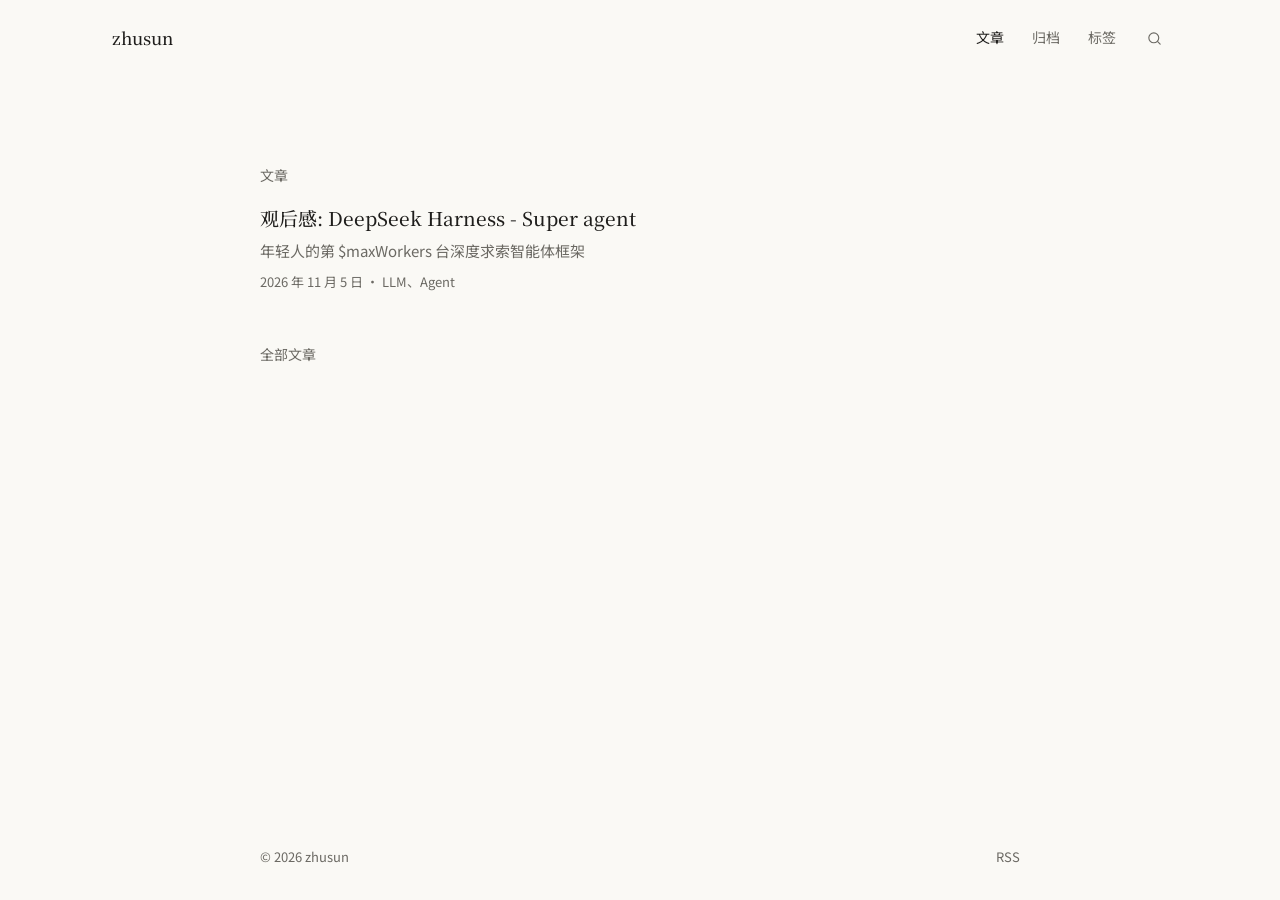
<file: index.html>
<!doctype html>
<html lang="zh-CN" data-base=""><head><meta charset="utf-8"><meta name="viewport" content="width=device-width, initial-scale=1"><title>zhusun</title><meta name="description" content=""><link rel="icon" href="/favicon.svg" type="image/svg+xml"><link rel="alternate" type="application/rss+xml" title="zhusun" href="/feed.xml"><link rel="preconnect" href="https://fonts.googleapis.com"><link rel="preconnect" href="https://fonts.gstatic.com" crossorigin=""><link rel="stylesheet" href="https://fonts.googleapis.com/css2?family=Noto+Sans+SC:wght@400;500&amp;family=Noto+Serif+SC:wght@400;500&amp;family=JetBrains+Mono&amp;display=swap"><link rel="stylesheet" href="/style.css"><script src="/search.js" defer></script></head><body><header class="site-header"><a class="site-title" href="/">zhusun</a><nav class="site-nav" aria-label="主导航"><a href="/" aria-current="page">文章</a><a href="/archive/">归档</a><a href="/tags/">标签</a><button class="icon-button" type="button" data-search-open aria-label="搜索（⌘K）"><svg width="17" height="17" viewBox="0 0 24 24" fill="none" stroke="currentColor" stroke-width="1.6" stroke-linecap="round" aria-hidden="true"><circle cx="11" cy="11" r="7"></circle><path d="M20 20l-3.5-3.5"></path></svg></button></nav></header><main><div class="column enter"><h2 class="section-label">文章</h2><div class="post-list stagger"><article class="post-item"><h3><a href="/posts/dsh/">观后感: DeepSeek Harness - Super agent</a></h3><p>年轻人的第 $maxWorkers 台深度求索智能体框架</p><p class="meta"><time datetime="2026-11-05">2026 年 11 月 5 日</time> · LLM、Agent</p></article></div><a class="more-link" href="/archive/">全部文章</a></div></main><footer class="site-footer"><span>© 2026 zhusun</span><nav aria-label="订阅和链接"><a href="/feed.xml">RSS</a></nav></footer><dialog class="search-dialog" id="search-dialog" aria-label="搜索文章"><div class="search-bar"><svg width="17" height="17" viewBox="0 0 24 24" fill="none" stroke="currentColor" stroke-width="1.6" stroke-linecap="round" aria-hidden="true"><circle cx="11" cy="11" r="7"></circle><path d="M20 20l-3.5-3.5"></path></svg><label for="search-input" class="visually-hidden">搜索关键词</label><input id="search-input" type="search" placeholder="搜索文章" autocomplete="off" spellcheck="false"><button class="icon-button search-close" type="button" data-search-close aria-label="关闭搜索">esc</button></div><ul class="search-results" role="listbox" aria-label="搜索结果"></ul><p class="search-status" role="status"></p></dialog></body></html>
</file>
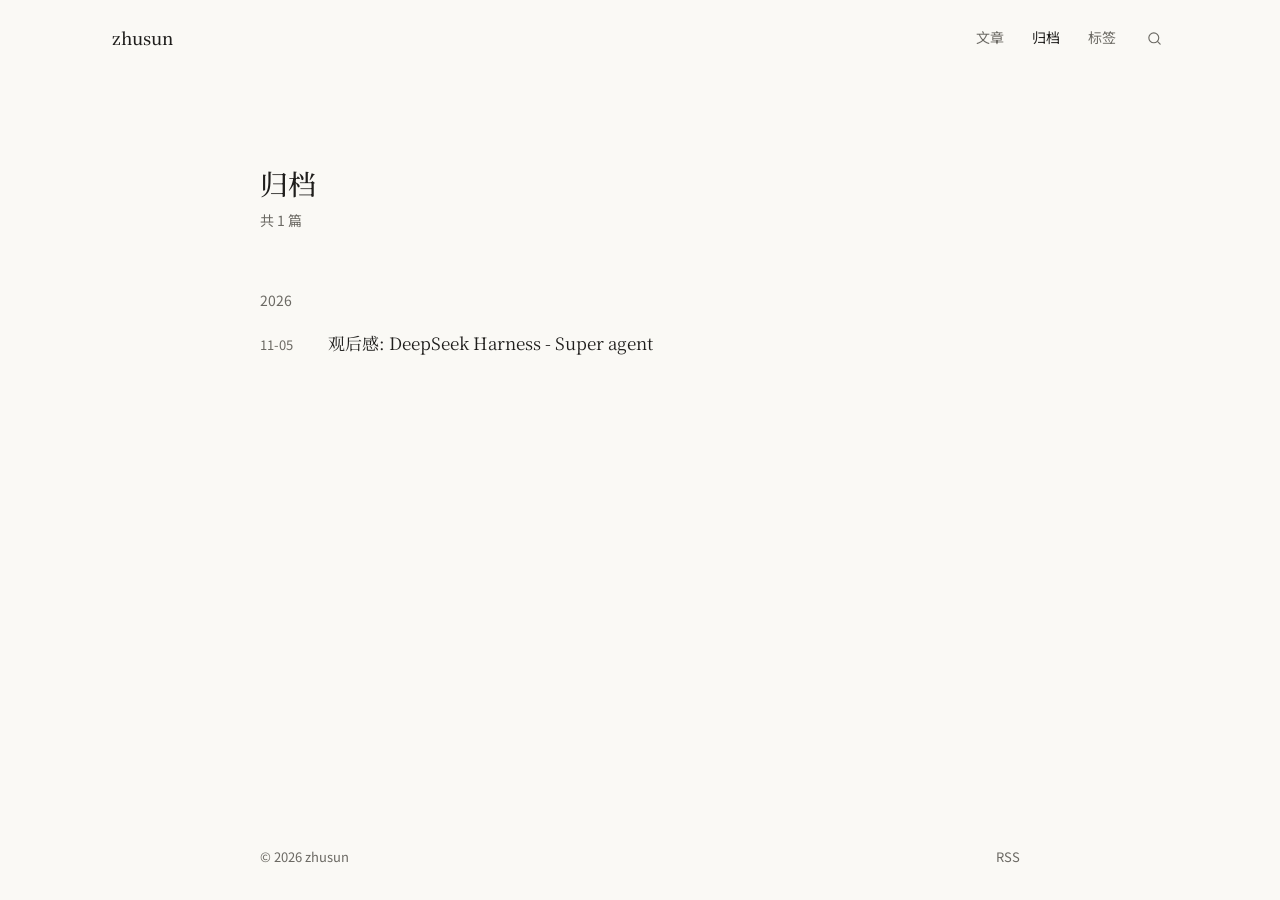
<file: archive/index.html>
<!doctype html>
<html lang="zh-CN" data-base=""><head><meta charset="utf-8"><meta name="viewport" content="width=device-width, initial-scale=1"><title>归档 · zhusun</title><meta name="description" content=""><link rel="icon" href="/favicon.svg" type="image/svg+xml"><link rel="alternate" type="application/rss+xml" title="zhusun" href="/feed.xml"><link rel="preconnect" href="https://fonts.googleapis.com"><link rel="preconnect" href="https://fonts.gstatic.com" crossorigin=""><link rel="stylesheet" href="https://fonts.googleapis.com/css2?family=Noto+Sans+SC:wght@400;500&amp;family=Noto+Serif+SC:wght@400;500&amp;family=JetBrains+Mono&amp;display=swap"><link rel="stylesheet" href="/style.css"><script src="/search.js" defer></script></head><body><header class="site-header"><a class="site-title" href="/">zhusun</a><nav class="site-nav" aria-label="主导航"><a href="/">文章</a><a href="/archive/" aria-current="page">归档</a><a href="/tags/">标签</a><button class="icon-button" type="button" data-search-open aria-label="搜索（⌘K）"><svg width="17" height="17" viewBox="0 0 24 24" fill="none" stroke="currentColor" stroke-width="1.6" stroke-linecap="round" aria-hidden="true"><circle cx="11" cy="11" r="7"></circle><path d="M20 20l-3.5-3.5"></path></svg></button></nav></header><main><div class="column enter"><h1 class="page-title">归档</h1><p class="page-subtitle">共 1 篇</p><section class="year-group"><h2>2026</h2><ul class="compact-list"><li><time datetime="2026-11-05">11-05</time><a href="/posts/dsh/">观后感: DeepSeek Harness - Super agent</a></li></ul></section></div></main><footer class="site-footer"><span>© 2026 zhusun</span><nav aria-label="订阅和链接"><a href="/feed.xml">RSS</a></nav></footer><dialog class="search-dialog" id="search-dialog" aria-label="搜索文章"><div class="search-bar"><svg width="17" height="17" viewBox="0 0 24 24" fill="none" stroke="currentColor" stroke-width="1.6" stroke-linecap="round" aria-hidden="true"><circle cx="11" cy="11" r="7"></circle><path d="M20 20l-3.5-3.5"></path></svg><label for="search-input" class="visually-hidden">搜索关键词</label><input id="search-input" type="search" placeholder="搜索文章" autocomplete="off" spellcheck="false"><button class="icon-button search-close" type="button" data-search-close aria-label="关闭搜索">esc</button></div><ul class="search-results" role="listbox" aria-label="搜索结果"></ul><p class="search-status" role="status"></p></dialog></body></html>
</file>
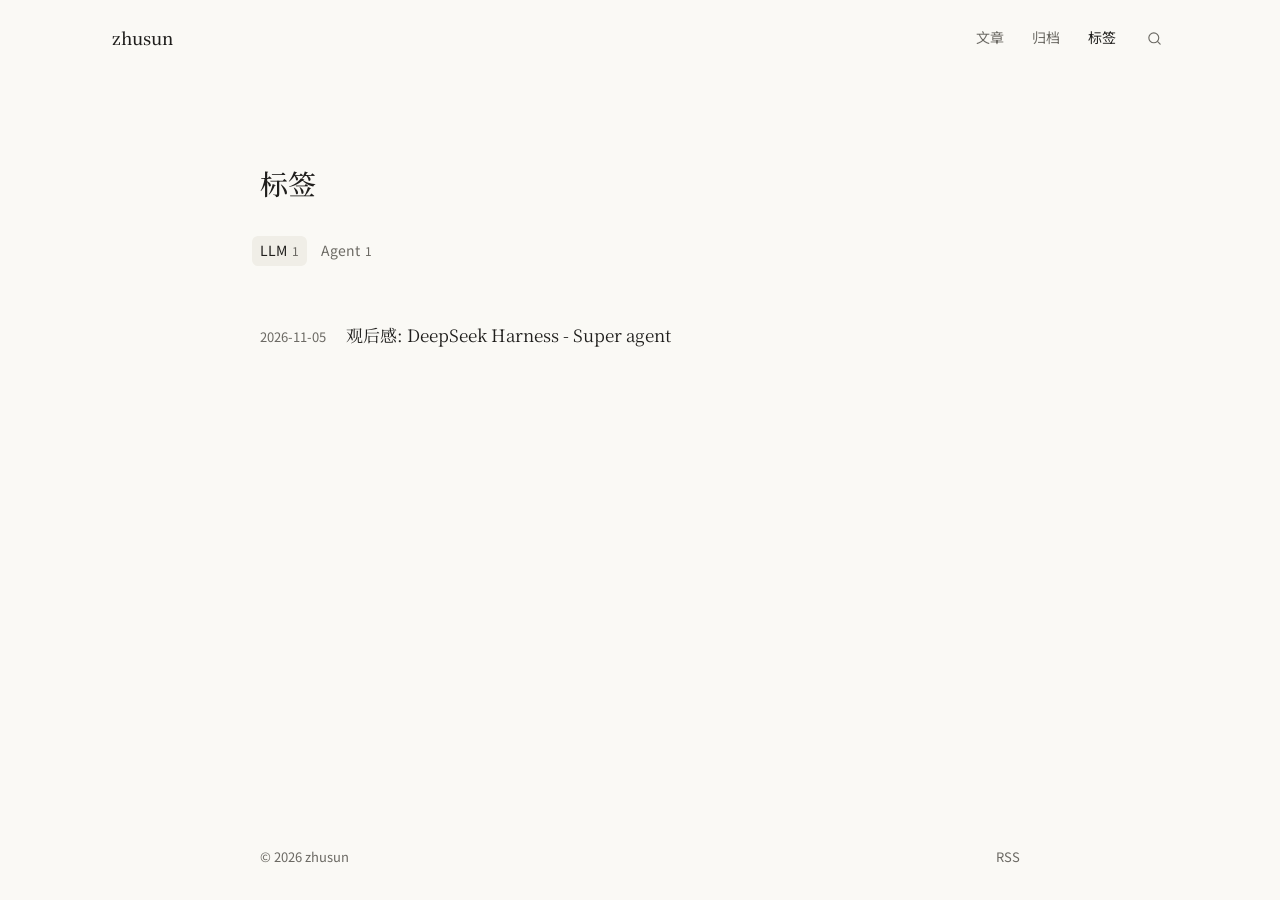
<file: tags/index.html>
<!doctype html>
<html lang="zh-CN" data-base=""><head><meta charset="utf-8"><meta name="viewport" content="width=device-width, initial-scale=1"><title>LLM · 标签 · zhusun</title><meta name="description" content=""><link rel="icon" href="/favicon.svg" type="image/svg+xml"><link rel="alternate" type="application/rss+xml" title="zhusun" href="/feed.xml"><link rel="preconnect" href="https://fonts.googleapis.com"><link rel="preconnect" href="https://fonts.gstatic.com" crossorigin=""><link rel="stylesheet" href="https://fonts.googleapis.com/css2?family=Noto+Sans+SC:wght@400;500&amp;family=Noto+Serif+SC:wght@400;500&amp;family=JetBrains+Mono&amp;display=swap"><link rel="stylesheet" href="/style.css"><script src="/search.js" defer></script><script src="/tags.js" defer></script></head><body><header class="site-header"><a class="site-title" href="/">zhusun</a><nav class="site-nav" aria-label="主导航"><a href="/">文章</a><a href="/archive/">归档</a><a href="/tags/" aria-current="page">标签</a><button class="icon-button" type="button" data-search-open aria-label="搜索（⌘K）"><svg width="17" height="17" viewBox="0 0 24 24" fill="none" stroke="currentColor" stroke-width="1.6" stroke-linecap="round" aria-hidden="true"><circle cx="11" cy="11" r="7"></circle><path d="M20 20l-3.5-3.5"></path></svg></button></nav></header><main><div class="column enter"><h1 class="page-title">标签</h1><nav class="tag-bar" aria-label="所有标签"><span class="tag-indicator" aria-hidden="true"></span><a class="tag-link" href="/tags/LLM/" aria-current="page" data-tag="LLM" data-title="LLM · 标签"><span>LLM<small>1</small></span></a><a class="tag-link" href="/tags/Agent/" data-tag="Agent" data-title="Agent · 标签"><span>Agent<small>1</small></span></a></nav><ul class="compact-list" data-tag-list="LLM"><li><time datetime="2026-11-05">2026-11-05</time><a href="/posts/dsh/">观后感: DeepSeek Harness - Super agent</a></li></ul><ul class="compact-list" data-tag-list="Agent" hidden><li><time datetime="2026-11-05">2026-11-05</time><a href="/posts/dsh/">观后感: DeepSeek Harness - Super agent</a></li></ul></div></main><footer class="site-footer"><span>© 2026 zhusun</span><nav aria-label="订阅和链接"><a href="/feed.xml">RSS</a></nav></footer><dialog class="search-dialog" id="search-dialog" aria-label="搜索文章"><div class="search-bar"><svg width="17" height="17" viewBox="0 0 24 24" fill="none" stroke="currentColor" stroke-width="1.6" stroke-linecap="round" aria-hidden="true"><circle cx="11" cy="11" r="7"></circle><path d="M20 20l-3.5-3.5"></path></svg><label for="search-input" class="visually-hidden">搜索关键词</label><input id="search-input" type="search" placeholder="搜索文章" autocomplete="off" spellcheck="false"><button class="icon-button search-close" type="button" data-search-close aria-label="关闭搜索">esc</button></div><ul class="search-results" role="listbox" aria-label="搜索结果"></ul><p class="search-status" role="status"></p></dialog></body></html>
</file>
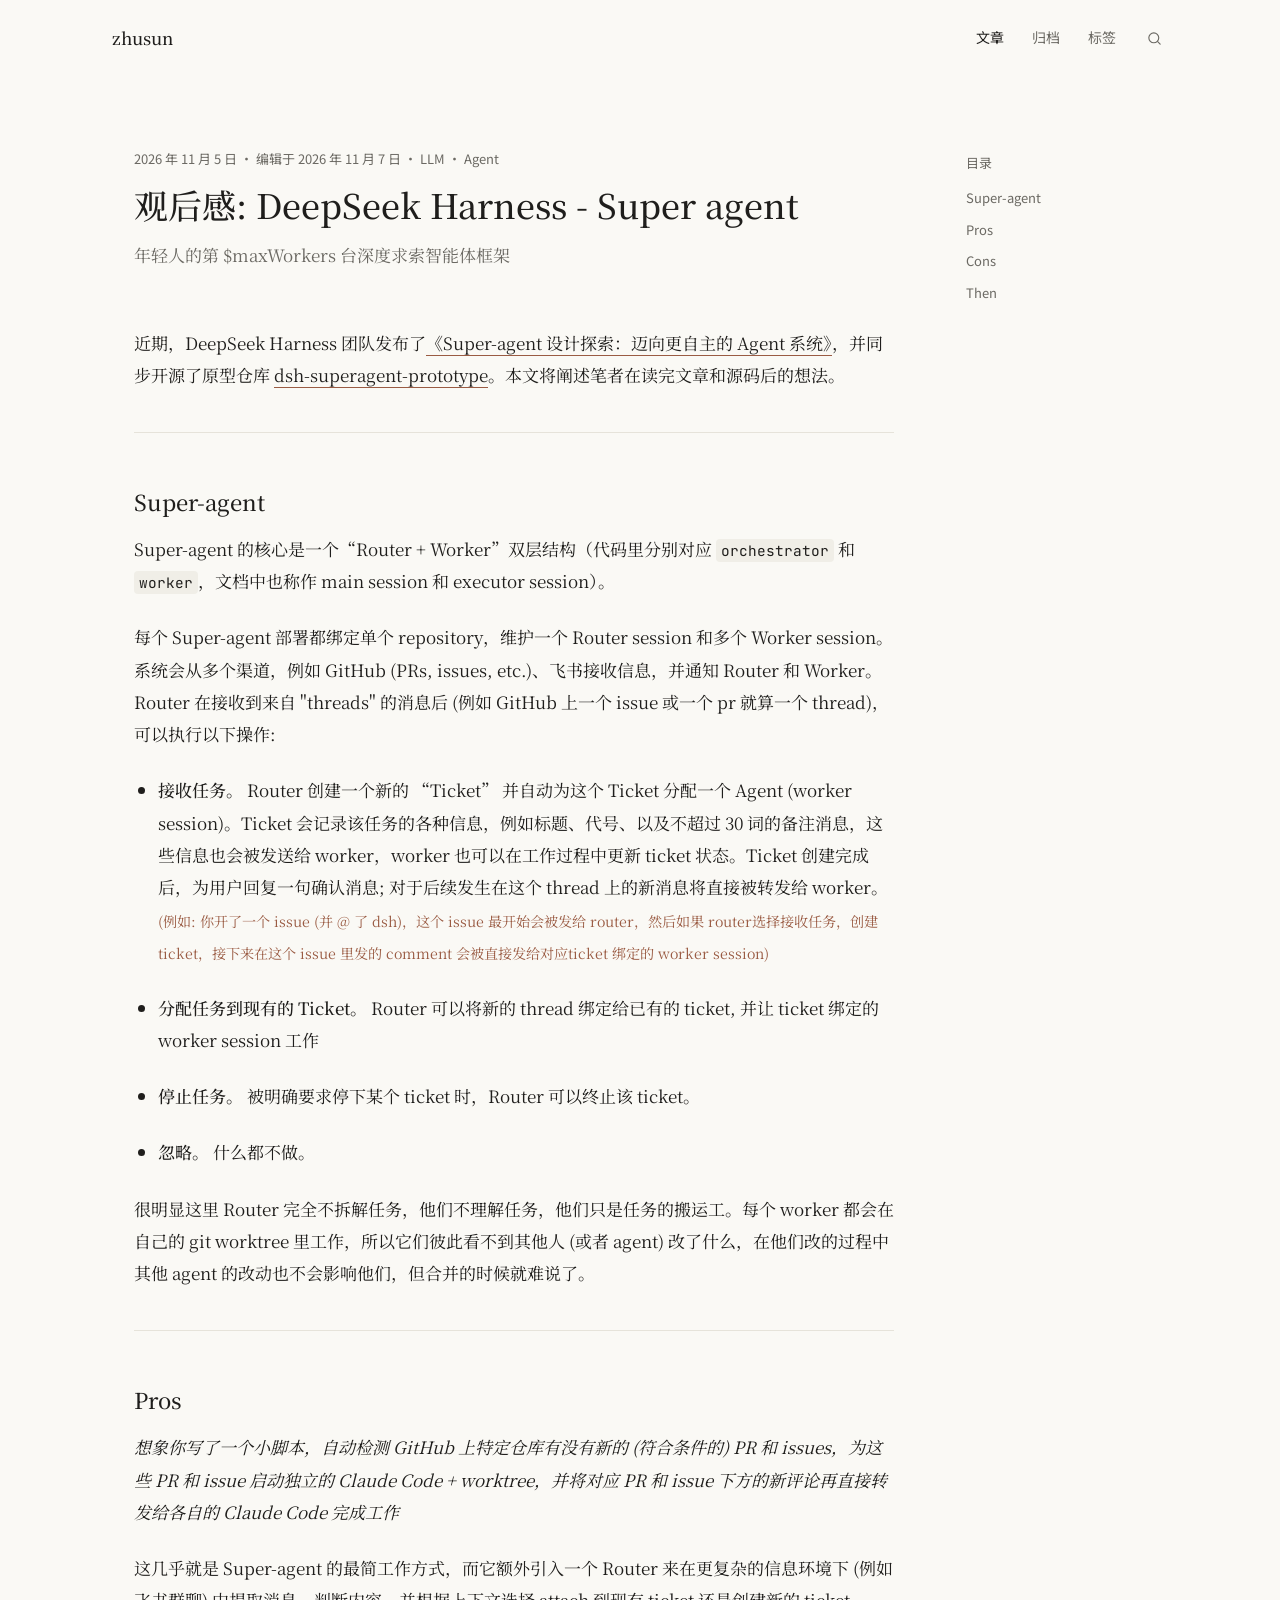
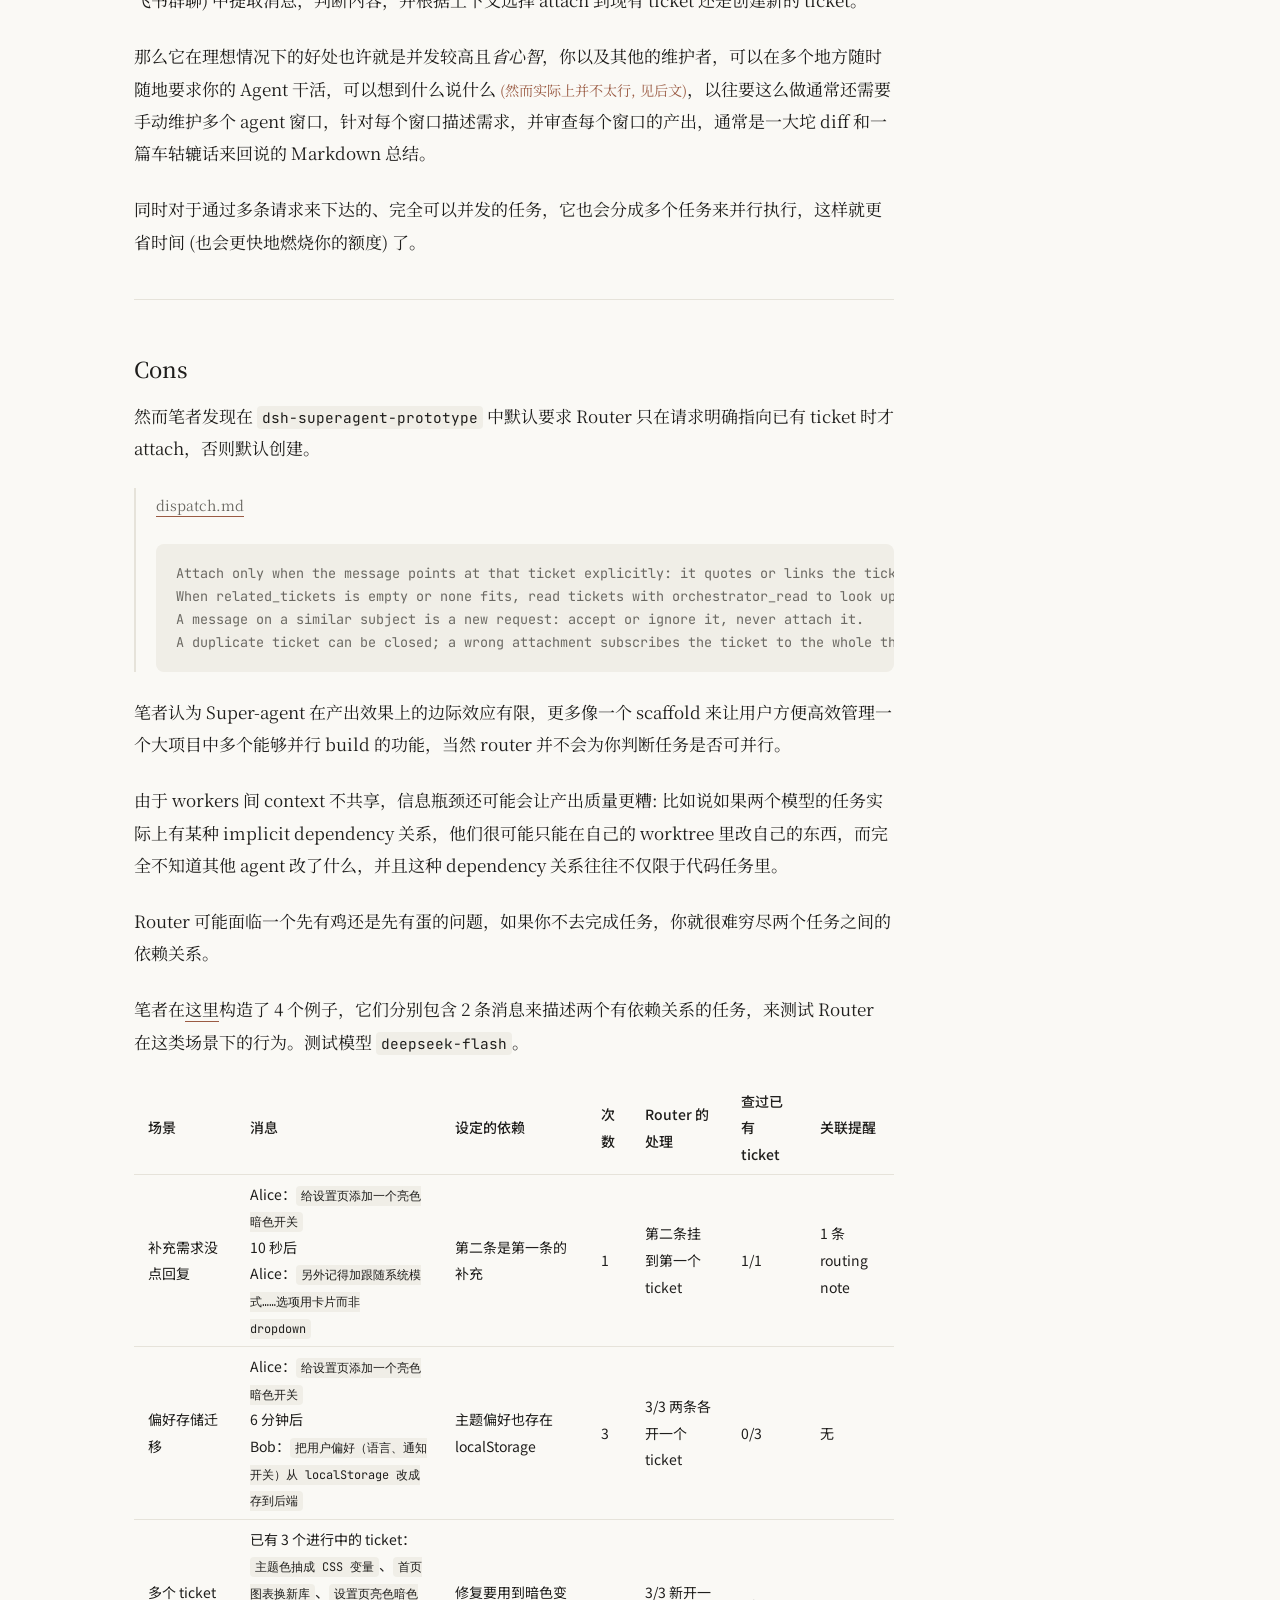
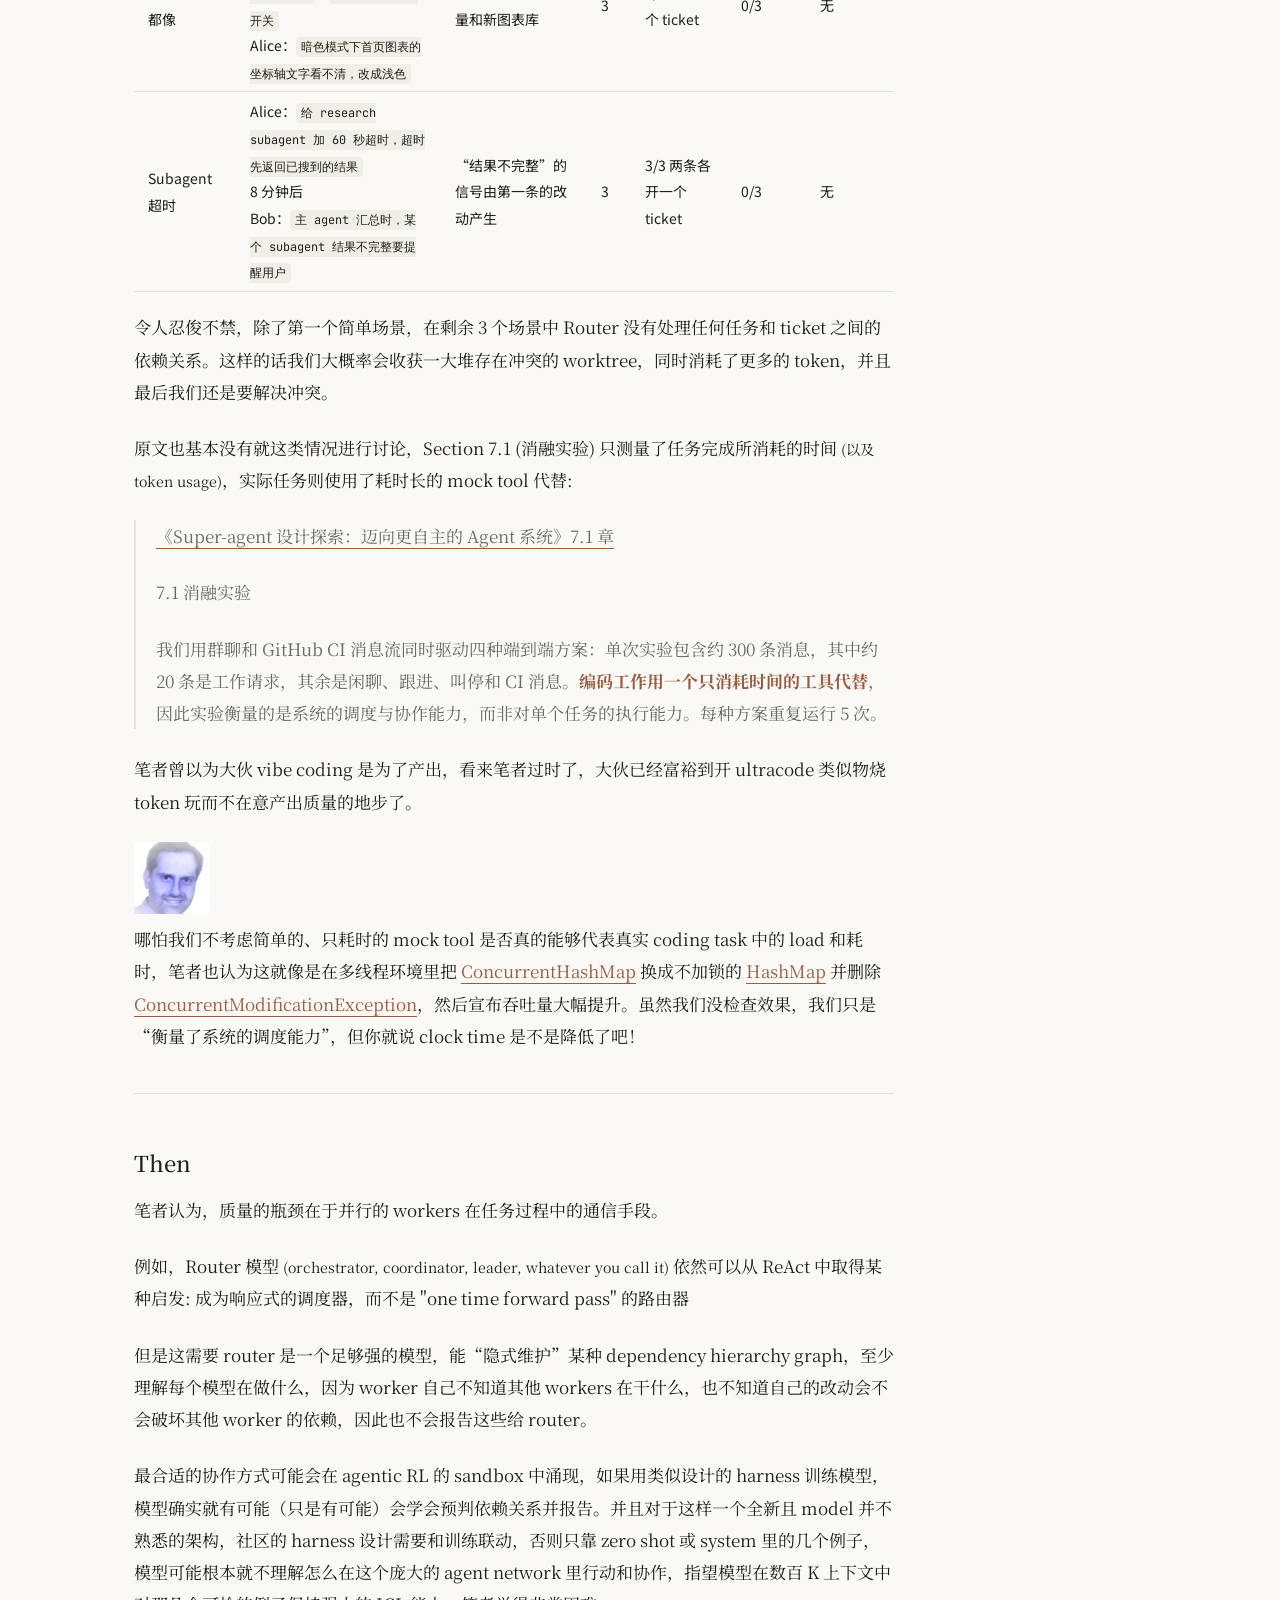
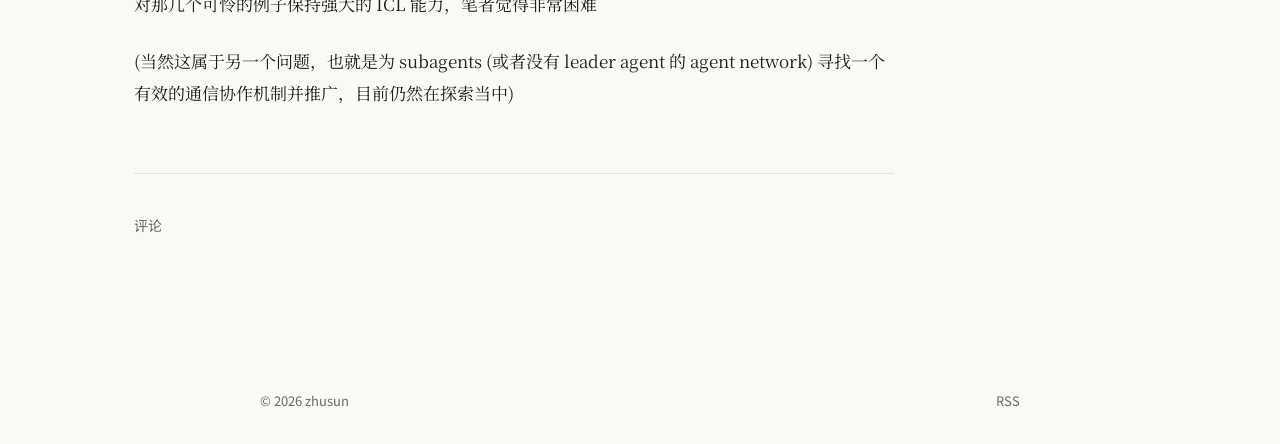
<file: posts/dsh/index.html>
<!doctype html>
<html lang="zh-CN" data-base=""><head><meta charset="utf-8"><meta name="viewport" content="width=device-width, initial-scale=1"><title>观后感: DeepSeek Harness - Super agent · zhusun</title><meta name="description" content="年轻人的第 $maxWorkers 台深度求索智能体框架"><link rel="icon" href="/favicon.svg" type="image/svg+xml"><link rel="alternate" type="application/rss+xml" title="zhusun" href="/feed.xml"><link rel="preconnect" href="https://fonts.googleapis.com"><link rel="preconnect" href="https://fonts.gstatic.com" crossorigin=""><link rel="stylesheet" href="https://fonts.googleapis.com/css2?family=Noto+Sans+SC:wght@400;500&amp;family=Noto+Serif+SC:wght@400;500&amp;family=JetBrains+Mono&amp;display=swap"><link rel="stylesheet" href="/style.css"><script src="/search.js" defer></script><script src="/toc.js" defer></script><script src="/comments.js" defer></script></head><body><header class="site-header"><a class="site-title" href="/">zhusun</a><nav class="site-nav" aria-label="主导航"><a href="/" aria-current="page">文章</a><a href="/archive/">归档</a><a href="/tags/">标签</a><button class="icon-button" type="button" data-search-open aria-label="搜索（⌘K）"><svg width="17" height="17" viewBox="0 0 24 24" fill="none" stroke="currentColor" stroke-width="1.6" stroke-linecap="round" aria-hidden="true"><circle cx="11" cy="11" r="7"></circle><path d="M20 20l-3.5-3.5"></path></svg></button></nav></header><main><div class="post-layout"><article class="enter" data-pagefind-body><p class="post-meta" data-pagefind-ignore><time datetime="2026-11-05">2026 年 11 月 5 日</time> · 编辑于 <time datetime="2026-11-07">2026 年 11 月 7 日</time> · <a href="/tags/LLM/">LLM</a> · <a href="/tags/Agent/">Agent</a></p><h1 class="post-title" data-pagefind-meta="title">观后感: DeepSeek Harness - Super agent</h1><p class="post-description">年轻人的第 $maxWorkers 台深度求索智能体框架</p><details class="toc-mobile" data-pagefind-ignore><summary>目录</summary><ol><li class="level-2"><a href="#super-agent">Super-agent</a></li><li class="level-2"><a href="#pros">Pros</a></li><li class="level-2"><a href="#cons">Cons</a></li><li class="level-2"><a href="#then">Then</a></li></ol></details><div class="prose"><p>近期，DeepSeek Harness 团队发布了<a href="https://www.bilibili.com/opus/1265361021143351318">《Super-agent 设计探索：迈向更自主的 Agent 系统》</a>，并同步开源了原型仓库 <a href="https://github.com/deepseek-ai/dsh-superagent-prototype">dsh-superagent-prototype</a>。本文将阐述笔者在读完文章和源码后的想法。</p>
<hr>
<h2 id="super-agent">Super-agent</h2>
<p>Super-agent 的核心是一个“Router + Worker”双层结构（代码里分别对应 <code>orchestrator</code> 和 <code>worker</code>，文档中也称作 main session 和 executor session）。</p>
<p>每个 Super-agent 部署都绑定单个 repository，维护一个 Router session 和多个 Worker session。系统会从多个渠道，例如 GitHub (PRs, issues, etc.)、飞书接收信息，并通知 Router 和 Worker。Router 在接收到来自 &quot;threads&quot; 的消息后 (例如 GitHub 上一个 issue 或一个 pr 就算一个 thread)，可以执行以下操作:</p>
<ul>
<li><p><strong>接收任务。</strong> Router 创建一个新的 “Ticket” 并自动为这个 Ticket 分配一个 Agent (worker session)。Ticket 会记录该任务的各种信息，例如标题、代号、以及不超过 30 词的备注消息，这些信息也会被发送给 worker，worker 也可以在工作过程中更新 ticket 状态。Ticket 创建完成后，为用户回复一句确认消息; 对于后续发生在这个 thread 上的新消息将直接被转发给 worker。<br><small style="color: var(--accent)">(例如: 你开了一个 issue (并 @ 了 dsh)，这个 issue 最开始会被发给 router，然后如果 router选择接收任务，创建 ticket，接下来在这个 issue 里发的 comment 会被直接发给对应ticket 绑定的 worker session)</small></p>
</li>
<li><p><strong>分配任务到现有的 Ticket。</strong> Router 可以将新的 thread 绑定给已有的 ticket, 并让 ticket 绑定的 worker session 工作</p>
</li>
<li><p><strong>停止任务。</strong> 被明确要求停下某个 ticket 时，Router 可以终止该 ticket。</p>
</li>
<li><p><strong>忽略。</strong> 什么都不做。</p>
</li>
</ul>
<p>很明显这里 Router 完全不拆解任务，他们不理解任务，他们只是任务的搬运工。每个 worker 都会在自己的 git worktree 里工作，所以它们彼此看不到其他人 (或者 agent) 改了什么，在他们改的过程中其他 agent 的改动也不会影响他们，但合并的时候就难说了。</p>
<hr>
<h2 id="pros">Pros</h2>
<p><em>想象你写了一个小脚本，自动检测 GitHub 上特定仓库有没有新的 (符合条件的) PR 和 issues，为这些 PR 和 issue 启动独立的 Claude Code + worktree，并将对应 PR 和 issue 下方的新评论再直接转发给各自的 Claude Code 完成工作</em></p>
<p>这几乎就是 Super-agent 的最简工作方式，而它额外引入一个 Router 来在更复杂的信息环境下 (例如飞书群聊) 中提取消息，判断内容，并根据上下文选择 attach 到现有 ticket 还是创建新的 ticket。</p>
<p>那么它在理想情况下的好处也许就是并发较高且<em>省心智</em>，你以及其他的维护者，可以在多个地方随时随地要求你的 Agent 干活，可以想到什么说什么 <small style="color: var(--accent)">(然而实际上并不太行, 见后文)</small>，以往要这么做通常还需要手动维护多个 agent 窗口，针对每个窗口描述需求，并审查每个窗口的产出，通常是一大坨 diff 和一篇车轱辘话来回说的 Markdown 总结。</p>
<p>同时对于通过多条请求来下达的、完全可以并发的任务，它也会分成多个任务来并行执行，这样就更省时间 (也会更快地燃烧你的额度) 了。</p>
<hr>
<h2 id="cons">Cons</h2>
<p>然而笔者发现在 <code>dsh-superagent-prototype</code> 中默认要求 Router 只在请求明确指向已有 ticket 时才 attach，否则默认创建。</p>
<blockquote>
<p><a href="https://github.com/deepseek-ai/dsh-superagent-prototype/blob/8c32a9dc5d72c033816c6a8110b37f40cf94fba4/prompts/dispatch.md"><small>dispatch.md</small></a></p>
<pre><code class="hljs">Attach only when the message points at that ticket explicitly: it quotes or links the ticket&#x27;s PR or Issue, its source message or its acknowledgement, or it refers to the change just made and exactly one ticket fits.
When related_tickets is empty or none fits, read tickets with orchestrator_read to look up open and ended ones before deciding.
A message on a similar subject is a new request: accept or ignore it, never attach it.
A duplicate ticket can be closed; a wrong attachment subscribes the ticket to the whole thread and stays.
</code></pre></blockquote>
<p>笔者认为 Super-agent 在产出效果上的边际效应有限，更多像一个 scaffold 来让用户方便高效管理一个大项目中多个能够并行 build 的功能，当然 router 并不会为你判断任务是否可并行。</p>
<p>由于 workers 间 context 不共享，信息瓶颈还可能会让产出质量更糟: 比如说如果两个模型的任务实际上有某种 implicit dependency 关系，他们很可能只能在自己的 worktree 里改自己的东西，而完全不知道其他 agent 改了什么，并且这种 dependency 关系往往不仅限于代码任务里。</p>
<p>Router 可能面临一个先有鸡还是先有蛋的问题，如果你不去完成任务，你就很难穷尽两个任务之间的依赖关系。</p>
<p>笔者在<a href="https://github.com/zhusun890/dsh-superagent-router-mock">这里</a>构造了 4 个例子，它们分别包含 2 条消息来描述两个有依赖关系的任务，来测试 Router 在这类场景下的行为。测试模型 <code>deepseek-flash</code>。</p>
<table>
<thead>
<tr>
<th>场景</th>
<th>消息</th>
<th>设定的依赖</th>
<th>次数</th>
<th>Router 的处理</th>
<th>查过已有 ticket</th>
<th>关联提醒</th>
</tr>
</thead>
<tbody><tr>
<td>补充需求没点回复</td>
<td>Alice：<code>给设置页添加一个亮色暗色开关</code><br>10 秒后<br>Alice：<code>另外记得加跟随系统模式……选项用卡片而非 dropdown</code></td>
<td>第二条是第一条的补充</td>
<td>1</td>
<td>第二条挂到第一个 ticket</td>
<td>1/1</td>
<td>1 条 routing note</td>
</tr>
<tr>
<td>偏好存储迁移</td>
<td>Alice：<code>给设置页添加一个亮色暗色开关</code><br>6 分钟后<br>Bob：<code>把用户偏好（语言、通知开关）从 localStorage 改成存到后端</code></td>
<td>主题偏好也存在 localStorage</td>
<td>3</td>
<td>3/3 两条各开一个 ticket</td>
<td>0/3</td>
<td>无</td>
</tr>
<tr>
<td>多个 ticket 都像</td>
<td>已有 3 个进行中的 ticket：<code>主题色抽成 CSS 变量</code>、<code>首页图表换新库</code>、<code>设置页亮色暗色开关</code><br>Alice：<code>暗色模式下首页图表的坐标轴文字看不清，改成浅色</code></td>
<td>修复要用到暗色变量和新图表库</td>
<td>3</td>
<td>3/3 新开一个 ticket</td>
<td>0/3</td>
<td>无</td>
</tr>
<tr>
<td>Subagent 超时</td>
<td>Alice：<code>给 research subagent 加 60 秒超时，超时先返回已搜到的结果</code><br>8 分钟后<br>Bob：<code>主 agent 汇总时，某个 subagent 结果不完整要提醒用户</code></td>
<td>“结果不完整”的信号由第一条的改动产生</td>
<td>3</td>
<td>3/3 两条各开一个 ticket</td>
<td>0/3</td>
<td>无</td>
</tr>
</tbody></table>
<p>令人忍俊不禁，除了第一个简单场景，在剩余 3 个场景中 Router 没有处理任何任务和 ticket 之间的依赖关系。这样的话我们大概率会收获一大堆存在冲突的 worktree，同时消耗了更多的 token，并且最后我们还是要解决冲突。</p>
<p>原文也基本没有就这类情况进行讨论，Section 7.1 (消融实验) 只测量了任务完成所消耗的时间 <small>(以及 token usage)</small>，实际任务则使用了耗时长的 mock tool 代替:</p>
<blockquote>
<p><a href="https://www.bilibili.com/opus/1265361021143351318">《Super-agent 设计探索：迈向更自主的 Agent 系统》7.1 章</a></p>
<p>7.1 消融实验</p>
<p>我们用群聊和 GitHub CI 消息流同时驱动四种端到端方案：单次实验包含约 300 条消息，其中约 20 条是工作请求，其余是闲聊、跟进、叫停和 CI 消息。<b style="color: var(--accent)">编码工作用一个只消耗时间的工具代替</b>，因此实验衡量的是系统的调度与协作能力，而非对单个任务的执行能力。每种方案重复运行 5 次。</p>
</blockquote>
<p>笔者曾以为大伙 vibe coding 是为了产出，看来笔者过时了，大伙已经富裕到开 ultracode 类似物烧 token 玩而不在意产出质量的地步了。</p>
<img src="/images/dsh-1.png" alt="Deobf?" width="10%" style="border-radius: 0"><p>哪怕我们不考虑简单的、只耗时的 mock tool 是否真的能够代表真实 coding task 中的 load 和耗时，笔者也认为这就像是在多线程环境里把 <a href="https://docs.oracle.com/en/java/javase/27/docs/api/java.base/java/util/concurrent/ConcurrentHashMap.html"><span style="color: var(--accent)">ConcurrentHashMap</span></a> 换成不加锁的 <a href="https://docs.oracle.com/en/java/javase/27/docs/api/java.base/java/util/HashMap.html"><span style="color: var(--accent)">HashMap</span></a> 并删除 <a href="https://docs.oracle.com/en/java/javase/27/docs/api/java.base/java/util/ConcurrentModificationException.html"><span style="color: var(--accent)">ConcurrentModificationException</span></a>，然后宣布吞吐量大幅提升。虽然我们没检查效果，我们只是“衡量了系统的调度能力”，但你就说 clock time 是不是降低了吧！</p>
<hr>
<h2 id="then">Then</h2>
<p>笔者认为，质量的瓶颈在于并行的 workers 在任务过程中的通信手段。</p>
<p>例如，Router 模型 <small>(orchestrator, coordinator, leader, whatever you call it)</small> 依然可以从 ReAct 中取得某种启发: 成为响应式的调度器，而不是 &quot;one time forward pass&quot; 的路由器</p>
<p>但是这需要 router 是一个足够强的模型，能“隐式维护”某种 dependency hierarchy graph，至少理解每个模型在做什么，因为 worker 自己不知道其他 workers 在干什么，也不知道自己的改动会不会破坏其他 worker 的依赖，因此也不会报告这些给 router。</p>
<p>最合适的协作方式可能会在 agentic RL 的 sandbox 中涌现，如果用类似设计的 harness 训练模型，模型确实就有可能（只是有可能）会学会预判依赖关系并报告。并且对于这样一个全新且 model 并不熟悉的架构，社区的 harness 设计需要和训练联动，否则只靠 zero shot 或 system 里的几个例子，模型可能根本就不理解怎么在这个庞大的 agent network 里行动和协作，指望模型在数百 K 上下文中对那几个可怜的例子保持强大的 ICL 能力，笔者觉得非常困难</p>
<p>(当然这属于另一个问题，也就是为 subagents (或者没有 leader agent 的 agent network) 寻找一个有效的通信协作机制并推广，目前仍然在探索当中)</p>
</div><section class="comments" aria-labelledby="comments-title" data-pagefind-ignore><div class="comments-header"><h2 id="comments-title">评论<span data-comments-count></span></h2><a data-comments-link hidden>在 GitHub 上查看</a></div><script src="https://giscus.app/client.js" data-repo="zhusun890/zhusun890.github.io" data-repo-id="R_kgDOVihbcw" data-category="Announcements" data-category-id="DIC_kwDOVihbc84DKXSD" data-mapping="pathname" data-strict="1" data-reactions-enabled="0" data-emit-metadata="1" data-input-position="bottom" data-theme="https://zhusun890.github.io/giscus.css" data-lang="zh-CN" data-loading="lazy" crossorigin="anonymous" async></script></section></article><aside class="toc" aria-label="文章目录"><div class="toc-inner"><p class="toc-title">目录</p><ol><li class="level-2"><a href="#super-agent">Super-agent</a></li><li class="level-2"><a href="#pros">Pros</a></li><li class="level-2"><a href="#cons">Cons</a></li><li class="level-2"><a href="#then">Then</a></li></ol></div></aside></div></main><footer class="site-footer"><span>© 2026 zhusun</span><nav aria-label="订阅和链接"><a href="/feed.xml">RSS</a></nav></footer><dialog class="search-dialog" id="search-dialog" aria-label="搜索文章"><div class="search-bar"><svg width="17" height="17" viewBox="0 0 24 24" fill="none" stroke="currentColor" stroke-width="1.6" stroke-linecap="round" aria-hidden="true"><circle cx="11" cy="11" r="7"></circle><path d="M20 20l-3.5-3.5"></path></svg><label for="search-input" class="visually-hidden">搜索关键词</label><input id="search-input" type="search" placeholder="搜索文章" autocomplete="off" spellcheck="false"><button class="icon-button search-close" type="button" data-search-close aria-label="关闭搜索">esc</button></div><ul class="search-results" role="listbox" aria-label="搜索结果"></ul><p class="search-status" role="status"></p></dialog></body></html>
</file>
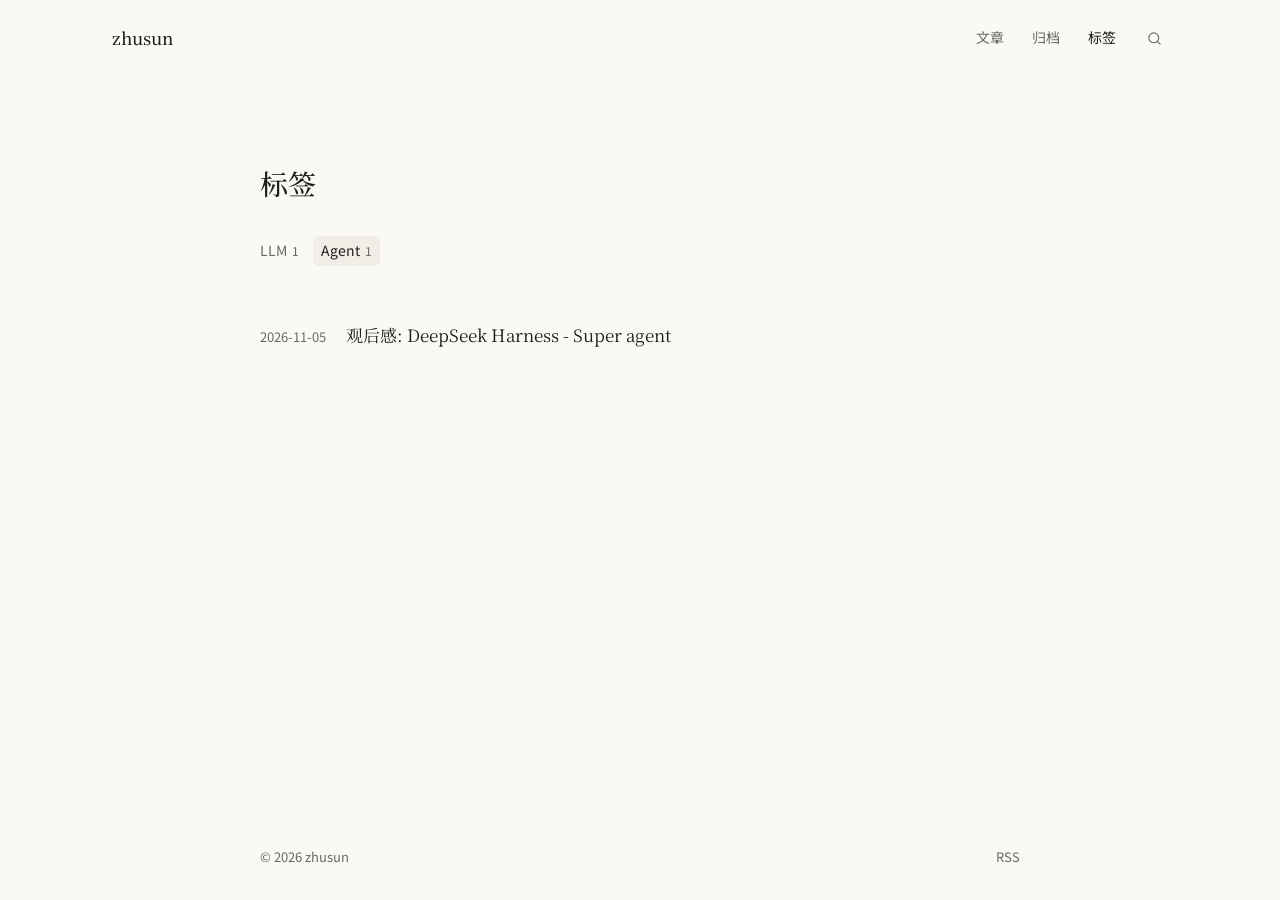
<file: tags/Agent/index.html>
<!doctype html>
<html lang="zh-CN" data-base=""><head><meta charset="utf-8"><meta name="viewport" content="width=device-width, initial-scale=1"><title>Agent · 标签 · zhusun</title><meta name="description" content=""><link rel="icon" href="/favicon.svg" type="image/svg+xml"><link rel="alternate" type="application/rss+xml" title="zhusun" href="/feed.xml"><link rel="preconnect" href="https://fonts.googleapis.com"><link rel="preconnect" href="https://fonts.gstatic.com" crossorigin=""><link rel="stylesheet" href="https://fonts.googleapis.com/css2?family=Noto+Sans+SC:wght@400;500&amp;family=Noto+Serif+SC:wght@400;500&amp;family=JetBrains+Mono&amp;display=swap"><link rel="stylesheet" href="/style.css"><script src="/search.js" defer></script><script src="/tags.js" defer></script></head><body><header class="site-header"><a class="site-title" href="/">zhusun</a><nav class="site-nav" aria-label="主导航"><a href="/">文章</a><a href="/archive/">归档</a><a href="/tags/" aria-current="page">标签</a><button class="icon-button" type="button" data-search-open aria-label="搜索（⌘K）"><svg width="17" height="17" viewBox="0 0 24 24" fill="none" stroke="currentColor" stroke-width="1.6" stroke-linecap="round" aria-hidden="true"><circle cx="11" cy="11" r="7"></circle><path d="M20 20l-3.5-3.5"></path></svg></button></nav></header><main><div class="column enter"><h1 class="page-title">标签</h1><nav class="tag-bar" aria-label="所有标签"><span class="tag-indicator" aria-hidden="true"></span><a class="tag-link" href="/tags/LLM/" data-tag="LLM" data-title="LLM · 标签"><span>LLM<small>1</small></span></a><a class="tag-link" href="/tags/Agent/" aria-current="page" data-tag="Agent" data-title="Agent · 标签"><span>Agent<small>1</small></span></a></nav><ul class="compact-list" data-tag-list="LLM" hidden><li><time datetime="2026-11-05">2026-11-05</time><a href="/posts/dsh/">观后感: DeepSeek Harness - Super agent</a></li></ul><ul class="compact-list" data-tag-list="Agent"><li><time datetime="2026-11-05">2026-11-05</time><a href="/posts/dsh/">观后感: DeepSeek Harness - Super agent</a></li></ul></div></main><footer class="site-footer"><span>© 2026 zhusun</span><nav aria-label="订阅和链接"><a href="/feed.xml">RSS</a></nav></footer><dialog class="search-dialog" id="search-dialog" aria-label="搜索文章"><div class="search-bar"><svg width="17" height="17" viewBox="0 0 24 24" fill="none" stroke="currentColor" stroke-width="1.6" stroke-linecap="round" aria-hidden="true"><circle cx="11" cy="11" r="7"></circle><path d="M20 20l-3.5-3.5"></path></svg><label for="search-input" class="visually-hidden">搜索关键词</label><input id="search-input" type="search" placeholder="搜索文章" autocomplete="off" spellcheck="false"><button class="icon-button search-close" type="button" data-search-close aria-label="关闭搜索">esc</button></div><ul class="search-results" role="listbox" aria-label="搜索结果"></ul><p class="search-status" role="status"></p></dialog></body></html>
</file>
<file: style.css>
:root{--bg: #faf9f5;--surface: #f0eee7;--fg: #1f1e1c;--fg2: #6b6963;--line: #e6e3da;--accent: #9a5b43;--mark: #ebe4d2;--scrim: rgba(31, 30, 28, .12);--serif: "Noto Serif SC", "Songti SC", "STSong", serif;--sans: "Noto Sans SC", "PingFang SC", "Hiragino Sans GB", "Microsoft YaHei", system-ui, sans-serif;--mono: "JetBrains Mono", ui-monospace, SFMono-Regular, Menlo, Consolas, monospace;--page: 1120px;--gutter: 32px;--measure: 760px;--ease: cubic-bezier(.2, .7, .2, 1);--fast: .18s;color-scheme:light dark}@media(prefers-color-scheme:dark){:root{--bg: #1d1c1a;--surface: #282724;--fg: #ece9e1;--fg2: #a29e95;--line: #33312d;--accent: #d29a80;--mark: #3b3830;--scrim: rgba(0, 0, 0, .45)}}*{box-sizing:border-box}html{scroll-behavior:smooth;-webkit-text-size-adjust:100%}body{margin:0;min-height:100vh;display:flex;flex-direction:column;background:var(--bg);color:var(--fg);font-family:var(--sans);font-size:15px;line-height:1.7;-webkit-font-smoothing:antialiased}a{color:inherit;text-decoration:underline;text-decoration-color:transparent;text-decoration-thickness:1px;text-underline-offset:4px}a:hover{text-decoration-color:currentColor}a,button{transition:color var(--fast) var(--ease),background-color var(--fast) var(--ease),text-decoration-color var(--fast) var(--ease)}:focus-visible{outline:2px solid var(--fg2);outline-offset:2px;border-radius:4px}.visually-hidden{position:absolute;width:1px;height:1px;overflow:hidden;clip:rect(0 0 0 0);white-space:nowrap}@keyframes rise{0%{opacity:0;transform:translateY(6px)}to{opacity:1;transform:none}}.enter>*,.stagger>*{animation:rise .5s var(--ease) backwards}.enter>:nth-child(2){animation-delay:.04s}.enter>:nth-child(3){animation-delay:.08s}.enter>:nth-child(4){animation-delay:.12s}.enter>:nth-child(5){animation-delay:.16s}.enter>:nth-child(n+6){animation-delay:.2s}.stagger>:nth-child(1){animation-delay:.14s}.stagger>:nth-child(2){animation-delay:.18s}.stagger>:nth-child(3){animation-delay:.22s}.stagger>:nth-child(4){animation-delay:.26s}.stagger>:nth-child(n+5){animation-delay:.3s}.site-header{width:100%;max-width:var(--page);margin:0 auto;padding:16px calc(var(--gutter) - 8px);display:flex;align-items:center;justify-content:space-between;gap:16px}.site-title{font-family:var(--serif);font-size:17px;font-weight:500;min-height:44px;padding:0 8px;display:flex;align-items:center}.site-nav{display:flex;align-items:center;gap:4px;font-size:14px}.site-nav a{color:var(--fg2);min-height:44px;padding:0 12px;display:flex;align-items:center}.site-nav a[aria-current=page],.site-nav a:hover{color:var(--fg)}.icon-button{width:44px;height:44px;display:flex;align-items:center;justify-content:center;border:none;border-radius:8px;background:transparent;color:var(--fg2);cursor:pointer}.icon-button:hover{color:var(--fg)}.site-footer{width:100%;max-width:calc(var(--measure) + 2 * var(--gutter));margin:0 auto;padding:32px var(--gutter);display:flex;justify-content:space-between;flex-wrap:wrap;gap:16px;font-size:13px;color:var(--fg2)}.site-footer nav{display:flex;gap:20px}main{flex:1;width:100%}.column{max-width:calc(var(--measure) + 2 * var(--gutter));margin:0 auto;padding:88px var(--gutter) 96px}.page-title{font-family:var(--serif);font-size:28px;font-weight:500;line-height:1.4;margin:0 0 6px}.page-subtitle{font-size:14px;color:var(--fg2);margin:0 0 56px}.section-label{font-size:14px;font-weight:400;color:var(--fg2);margin:0 0 16px}.muted{color:var(--fg2)}.post-list{display:flex;flex-direction:column;gap:32px}.post-item{display:flex;flex-direction:column;gap:6px}.post-item h3{margin:0;font-family:var(--serif);font-size:19px;font-weight:500;line-height:1.5}.post-item p{margin:0;font-size:15px;line-height:1.75;color:var(--fg2)}.post-item .meta{font-size:13px}.more-link{margin-top:40px;font-size:14px;color:var(--fg2);min-height:44px;display:inline-flex;align-items:center}.compact-list{list-style:none;margin:0;padding:0}.compact-list li{display:flex;align-items:baseline;gap:20px;padding:8px 0}.compact-list time{flex:0 0 auto;min-width:48px;font-size:13px;color:var(--fg2);font-variant-numeric:tabular-nums}.compact-list a{font-family:var(--serif);font-size:17px;line-height:1.6}.year-group{margin-bottom:48px}.year-group h2{font-size:14px;font-weight:400;color:var(--fg2);margin:0 0 8px}.tag-bar{position:relative;display:flex;flex-wrap:wrap;gap:0 6px;margin:26px 0 40px -8px}.tag-indicator{position:absolute;left:0;top:0;border-radius:6px;background:var(--surface);pointer-events:none;opacity:0}.tag-indicator.ready{opacity:1}.tag-indicator.animate{transition:transform .32s var(--ease),width .32s var(--ease),height .32s var(--ease)}.tag-link{position:relative;min-height:44px;display:inline-flex;align-items:center;font-size:14px;color:var(--fg2);text-decoration:none}.tag-link span{display:inline-flex;align-items:center;gap:5px;padding:3px 8px;border-radius:6px}.tag-link[aria-current=page]{color:var(--fg)}.tag-link[aria-current=page] span{background:var(--surface)}.tag-bar.js .tag-link span{background:transparent}.tag-link small{font-size:12px;color:var(--fg2)}.tag-link:hover{color:var(--fg)}.post-layout{max-width:var(--page);margin:0 auto;padding:72px var(--gutter) 96px;display:grid;grid-template-columns:minmax(0,var(--measure)) 180px;justify-content:center;gap:72px}.post-layout.no-toc{grid-template-columns:minmax(0,var(--measure))}.post-layout article{min-width:0}.post-meta{font-size:13px;color:var(--fg2);margin:0 0 12px}.post-meta a{color:var(--fg2)}.post-meta a:hover{color:var(--fg)}.post-title{font-family:var(--serif);font-size:34px;font-weight:500;line-height:1.35;margin:0 0 12px}.post-description{font-family:var(--serif);font-size:17px;line-height:1.8;color:var(--fg2);margin:0 0 56px}.prose{font-family:var(--serif);font-size:17px;line-height:1.9;overflow-wrap:break-word}.prose>:first-child{margin-top:0}.prose p,.prose ul,.prose ol,.prose blockquote,.prose pre,.prose table,.prose figure{margin:0 0 1.4em}.prose h2,.prose h3,.prose h4{font-weight:500;scroll-margin-top:24px}.prose h2{font-size:22px;line-height:1.45;margin:2.4em 0 .7em}.prose h3{font-size:18px;line-height:1.5;margin:2em 0 .6em}.prose h4{font-size:17px;margin:1.6em 0 .5em}.prose strong{font-weight:500}.prose a{text-decoration-color:var(--accent);text-underline-offset:5px}.prose a:hover{text-decoration-color:currentColor}.prose ul,.prose ol{padding-left:1.4em}.prose li+li{margin-top:.3em}.prose blockquote{padding:0 0 0 20px;border-left:2px solid var(--line);color:var(--fg2)}.prose hr{border:none;border-top:1px solid var(--line);margin:2.4em 0}.prose img{max-width:100%;height:auto;border-radius:8px}.prose table{display:block;overflow-x:auto;border-collapse:collapse;font-family:var(--sans);font-size:14px}.prose th,.prose td{padding:6px 14px;border-bottom:1px solid var(--line);text-align:left}.prose th{font-weight:500}.prose code{font-family:var(--mono);font-size:.85em;background:var(--surface);border-radius:4px;padding:2px 5px}.prose pre{background:var(--surface);border-radius:8px;padding:18px 20px;overflow-x:auto;line-height:1.7}.prose pre code{display:block;padding:0;background:none;font-size:13.5px}.prose .katex{font-size:1.08em}.prose .katex-display{margin:1.6em 0;padding:4px 0;overflow-x:auto;overflow-y:hidden}.prose .katex-display .tag{color:var(--fg2)}.hljs-keyword,.hljs-built_in,.hljs-type,.hljs-literal,.hljs-selector-tag{color:var(--accent)}.hljs-string,.hljs-comment,.hljs-quote,.hljs-regexp,.hljs-template-variable{color:var(--fg2)}.hljs-comment{font-style:italic}.post-nav{margin-top:80px;display:grid;grid-template-columns:repeat(2,minmax(0,1fr));gap:24px}.post-nav a{display:flex;flex-direction:column;gap:4px;text-decoration:none}.post-nav .next{grid-column:2;text-align:right}.post-nav small{font-size:13px;color:var(--fg2)}.post-nav span{font-family:var(--serif);font-size:16px;font-weight:500}.post-nav a:hover span{text-decoration:underline;text-underline-offset:4px;text-decoration-thickness:1px}.comments{margin-top:64px;padding-top:40px;border-top:1px solid var(--line)}.comments-header{display:flex;justify-content:space-between;align-items:baseline;gap:16px;margin-bottom:24px}.comments h2{font-size:14px;font-weight:400;color:var(--fg2);margin:0}.comments-header a{font-size:13px;color:var(--fg2)}.comments-header a:hover{color:var(--fg)}.comments .giscus{min-height:200px}.comments-placeholder{margin:0;font-size:14px;color:var(--fg2)}.toc{min-width:0;animation:rise .5s .24s var(--ease) backwards}.toc-inner{position:sticky;top:32px}.toc-title{font-size:13px;color:var(--fg2);margin:0 0 8px;padding-top:4px}.toc ol{list-style:none;margin:0;padding:0}.toc a{display:block;font-size:13px;line-height:1.5;padding:6px 0;color:var(--fg2);text-decoration:none}.toc .level-3 a{padding-left:14px}.toc a:hover,.toc a.active{color:var(--fg)}.toc-mobile{display:none;margin:-24px 0 40px;font-size:14px}.toc-mobile summary{min-height:44px;display:inline-flex;align-items:center;color:var(--fg2);cursor:pointer;list-style:none}.toc-mobile summary::-webkit-details-marker{display:none}.toc-mobile summary:after{content:"";width:6px;height:6px;margin-left:8px;border-right:1.5px solid currentColor;border-bottom:1.5px solid currentColor;transform:translateY(-2px) rotate(45deg);transition:transform var(--fast) var(--ease)}.toc-mobile[open] summary:after{transform:translateY(1px) rotate(225deg)}.toc-mobile ol{list-style:none;margin:0;padding:4px 0 0}.toc-mobile a{display:block;padding:6px 0;color:var(--fg2)}.toc-mobile .level-3 a{padding-left:14px}@media(max-width:1080px){.post-layout{grid-template-columns:minmax(0,var(--measure))}.toc{display:none}.toc-mobile{display:block}}.search-dialog{width:min(600px,calc(100% - 32px));max-height:min(560px,calc(100% - 160px));margin:120px auto 0;padding:0;border:1px solid var(--line);border-radius:12px;background:var(--bg);color:var(--fg);overflow:hidden;flex-direction:column}.search-dialog[open]{display:flex;animation:pop .28s var(--ease)}.search-dialog::backdrop{background:var(--scrim);animation:fade .22s var(--ease)}@keyframes pop{0%{opacity:0;transform:translateY(-6px) scale(.985)}to{opacity:1;transform:none}}@keyframes fade{0%{opacity:0}to{opacity:1}}.search-bar{display:flex;align-items:center;gap:10px;padding:0 8px 0 18px;color:var(--fg2)}.search-bar input{flex:1;min-width:0;height:56px;border:none;outline:none;background:transparent;font:inherit;font-size:16px;color:var(--fg)}.search-bar input::placeholder{color:var(--fg2)}.search-bar input::-webkit-search-cancel-button{display:none}.search-close{font-size:12px}.search-results{list-style:none;margin:0;padding:6px;overflow-y:auto;border-top:1px solid var(--line)}.search-results:empty{display:none}.search-results a{display:flex;flex-direction:column;gap:4px;padding:12px;border-radius:8px;text-decoration:none}.search-results a.active{background:var(--surface)}.search-results .title{font-family:var(--serif);font-size:16px;font-weight:500;line-height:1.5}.search-results .excerpt{font-size:13px;line-height:1.7;color:var(--fg2)}.search-results mark{background:var(--mark);color:var(--fg);border-radius:2px}.search-status{margin:0;padding:32px 20px;text-align:center;font-size:14px;color:var(--fg2);border-top:1px solid var(--line)}.search-status:empty{display:none}@media(max-width:560px){:root{--gutter: 20px}.site-header{padding-top:12px;padding-bottom:12px}.site-nav a{padding:0 8px}.column{padding-top:56px;padding-bottom:72px}.post-layout{padding-top:48px;padding-bottom:72px}.post-title{font-size:28px}.compact-list li{gap:14px}.search-dialog{margin-top:16px;max-height:calc(100% - 32px)}}@media(prefers-reduced-motion:reduce){html{scroll-behavior:auto}*,*:before,*:after{animation:none!important;transition:none!important}}
</file>
